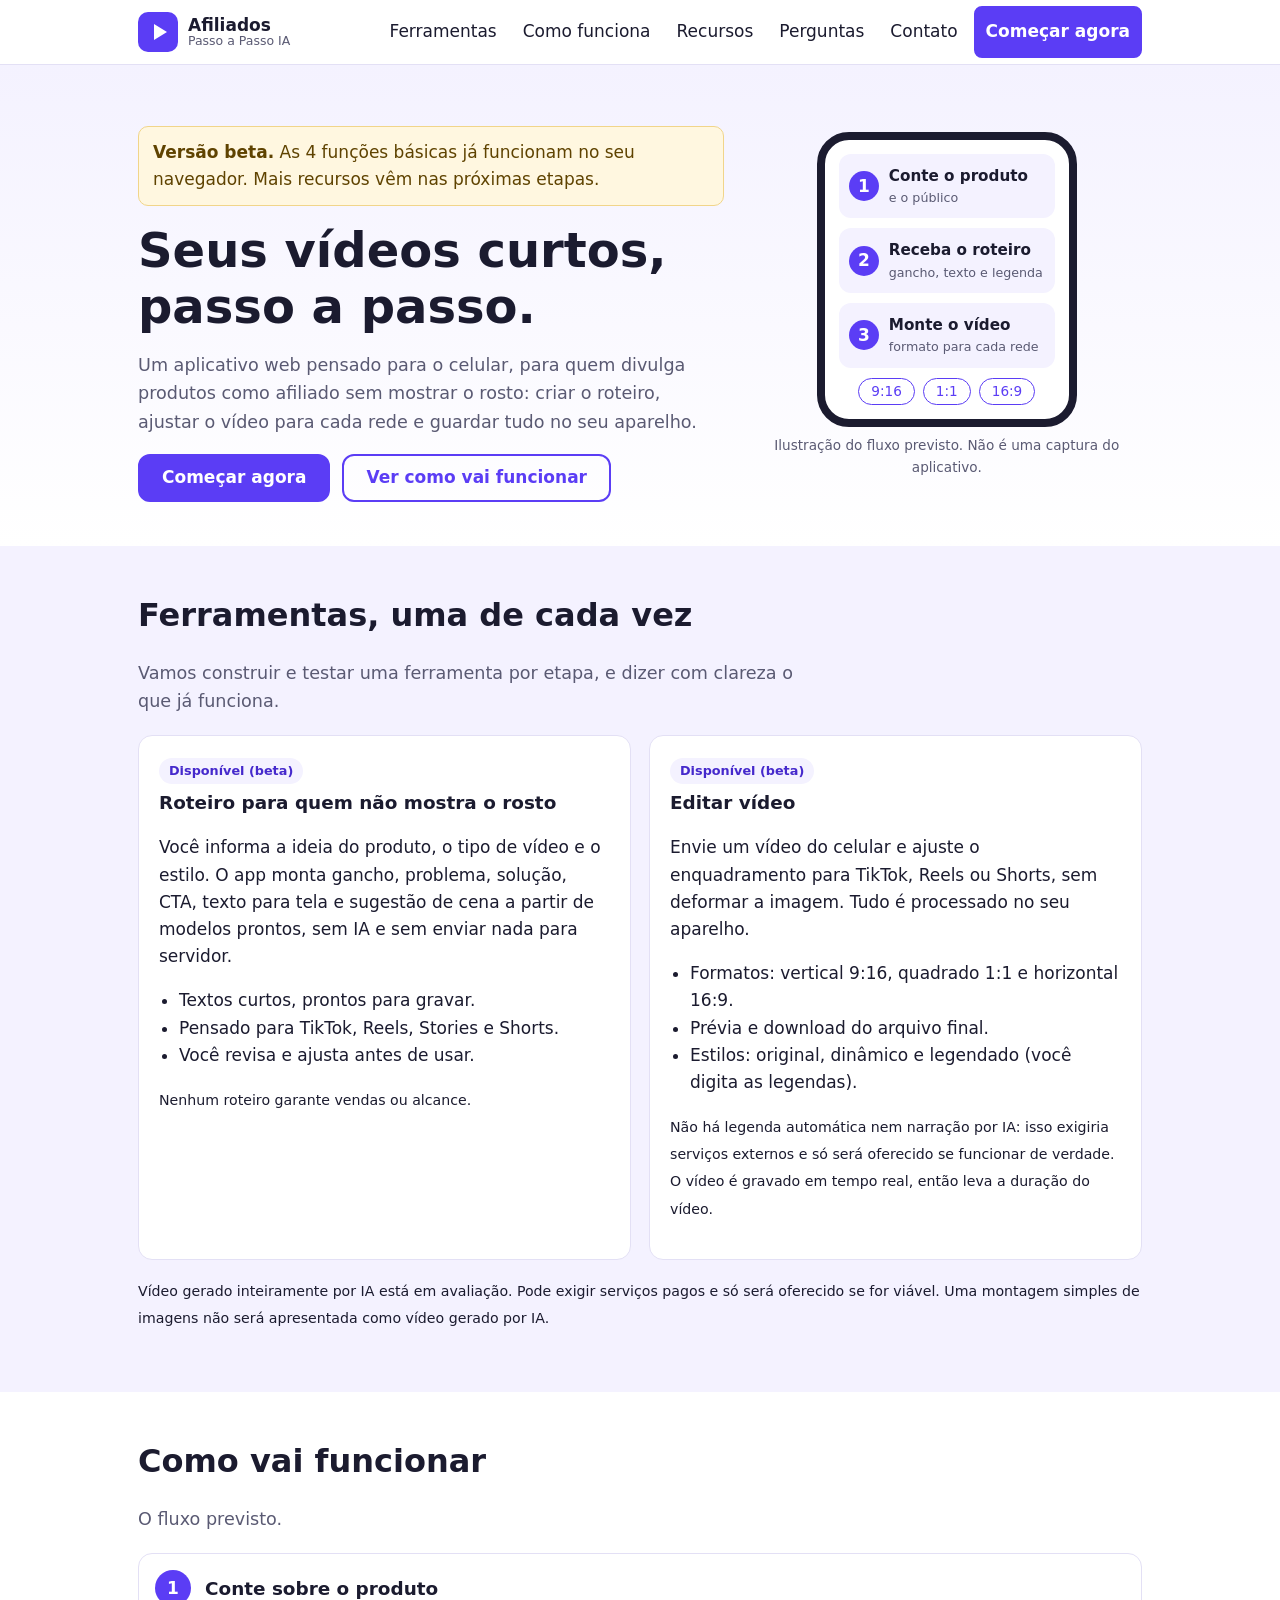
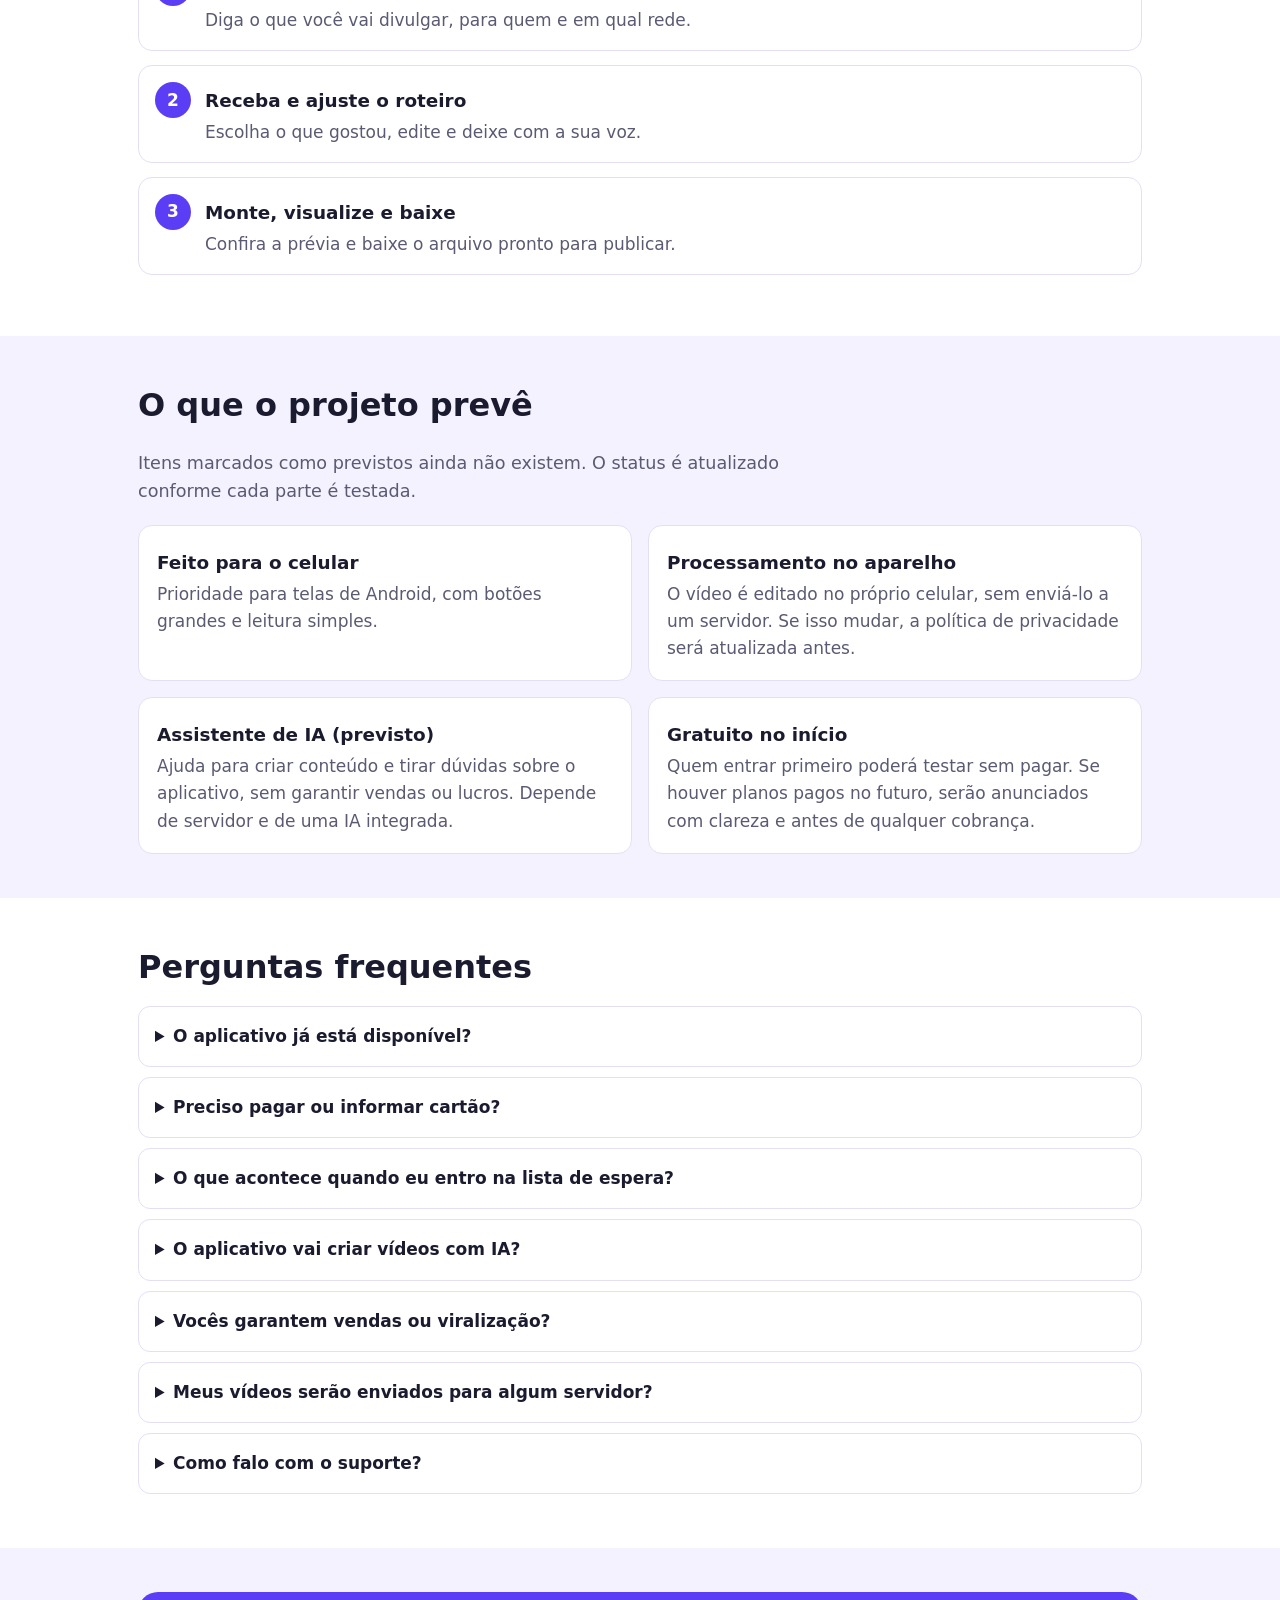
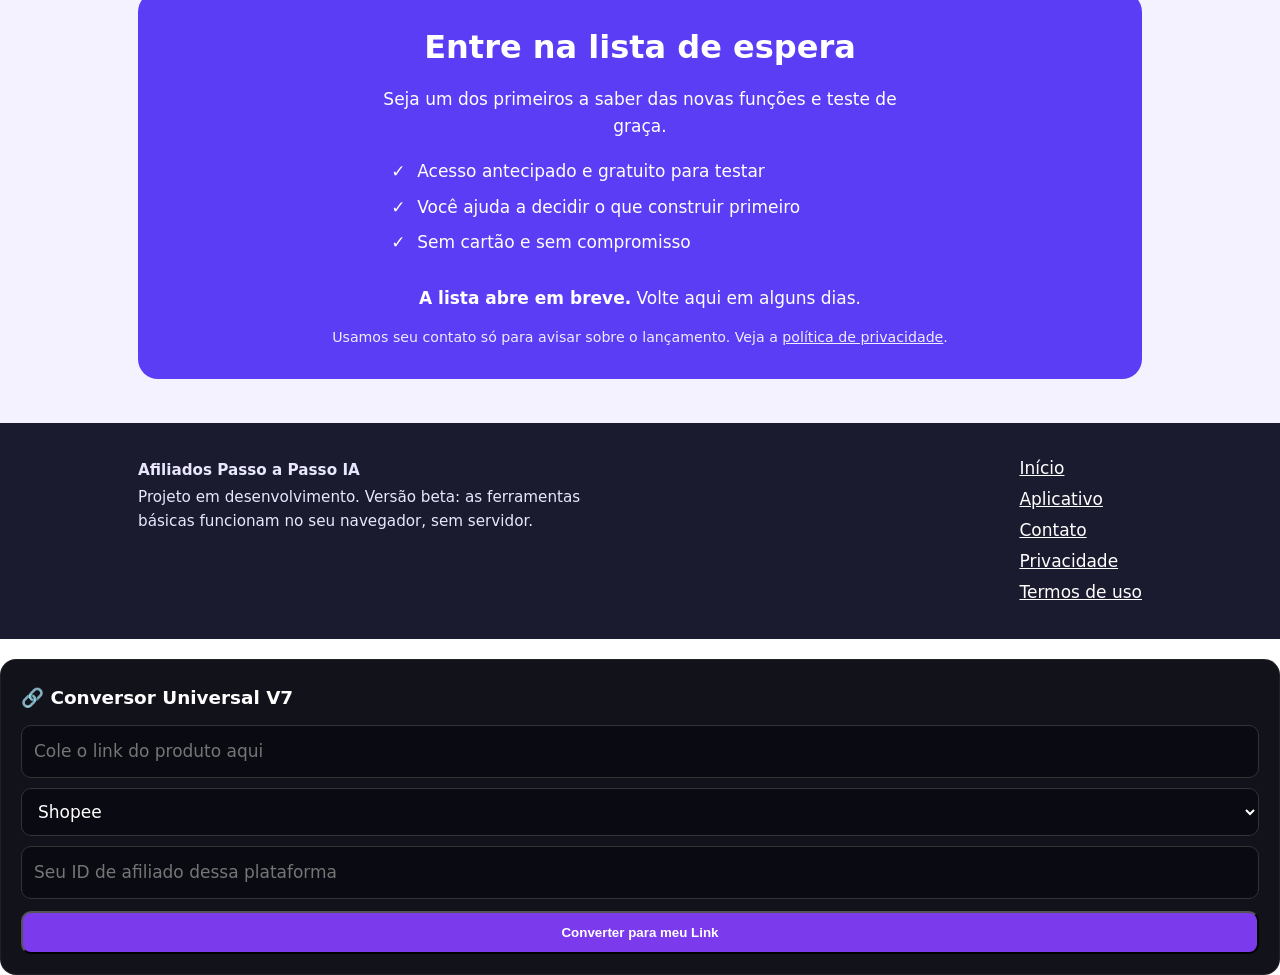
<file: index.html>
<!doctype html>
<html lang="pt-BR">
<head>
<meta charset="utf-8">
<meta name="viewport" content="width=device-width, initial-scale=1">
<title>Afiliados Passo a Passo IA — vídeos curtos para criadores e afiliados</title>
<meta name="description" content="Projeto de aplicativo web para afiliados criarem roteiros e vídeos curtos para TikTok, Instagram e YouTube Shorts. Em desenvolvimento. Entre na lista de espera.">
<meta name="theme-color" content="#5B3DF5">
<meta property="og:title" content="Afiliados Passo a Passo IA — vídeos curtos para criadores e afiliados">
<meta property="og:description" content="Projeto de aplicativo web para afiliados criarem roteiros e vídeos curtos. Em desenvolvimento. Entre na lista de espera.">
<meta property="og:type" content="website">
<link rel="icon" href="favicon.svg" type="image/svg+xml">
<!-- PIXEL_FACEBOOK_AQUI
     Espaço reservado para o Pixel do Facebook (Meta Pixel). Está desativado de propósito.
     Para ativar: cole o código do seu Pixel aqui. ANTES, atualize a página de privacidade
     e peça consentimento do visitante (LGPD). Veja o README.
-->
<link rel="stylesheet" href="styles.css">
</head>
<body>
<a class="skip" href="#conteudo">Pular para o conteúdo</a>
<header class="site"><div class="wrap bar">
<a class="brand" href="index.html" aria-label="Afiliados Passo a Passo IA — página inicial"><img src="logo-mark.svg" alt="" width="40" height="40"><span>Afiliados<small>Passo a Passo IA</small></span></a>
<button class="menu-btn" aria-expanded="false" aria-controls="menu">Menu</button>
<nav id="menu" aria-label="Principal">
<a href="index.html#ferramentas">Ferramentas</a>
<a href="index.html#como-funciona">Como funciona</a>
<a href="index.html#recursos">Recursos</a>
<a href="index.html#faq">Perguntas</a>
<a href="contato.html">Contato</a>
<a class="btn" href="app.html">Começar agora</a>
</nav></div></header>
<main id="conteudo">

<section class="hero"><div class="wrap">
<div>
<p class="notice"><strong>Versão beta.</strong> As 4 funções básicas já funcionam no seu navegador. Mais recursos vêm nas próximas etapas.</p>
<h1>Seus vídeos curtos, passo a passo.</h1>
<p class="lead">Um aplicativo web pensado para o celular, para quem divulga produtos como afiliado sem mostrar o rosto: criar o roteiro, ajustar o vídeo para cada rede e guardar tudo no seu aparelho.</p>
<div class="row">
<a class="btn" href="app.html">Começar agora</a>
<a class="btn ghost" href="#como-funciona">Ver como vai funcionar</a>
</div>
</div>
<figure>
<div class="phone" aria-hidden="true"><div class="screen">
<div class="step-row"><b>1</b><span>Conte o produto<small>e o público</small></span></div>
<div class="step-row"><b>2</b><span>Receba o roteiro<small>gancho, texto e legenda</small></span></div>
<div class="step-row"><b>3</b><span>Monte o vídeo<small>formato para cada rede</small></span></div>
<div class="chips"><i>9:16</i><i>1:1</i><i>16:9</i></div>
</div></div>
<figcaption>Ilustração do fluxo previsto. Não é uma captura do aplicativo.</figcaption>
</figure>
</div></section>

<section id="ferramentas"><div class="wrap">
<h2>Ferramentas, uma de cada vez</h2>
<p class="lead">Vamos construir e testar uma ferramenta por etapa, e dizer com clareza o que já funciona.</p>
<div class="tools">
<article class="card">
<span class="tag">Disponível (beta)</span>
<h3>Roteiro para quem não mostra o rosto</h3>
<p>Você informa a ideia do produto, o tipo de vídeo e o estilo. O app monta gancho, problema, solução, CTA, texto para tela e sugestão de cena a partir de modelos prontos, sem IA e sem enviar nada para servidor.</p>
<ul>
<li>Textos curtos, prontos para gravar.</li>
<li>Pensado para TikTok, Reels, Stories e Shorts.</li>
<li>Você revisa e ajusta antes de usar.</li>
</ul>
<p><small>Nenhum roteiro garante vendas ou alcance.</small></p>
</article>
<article class="card">
<span class="tag">Disponível (beta)</span>
<h3>Editar vídeo</h3>
<p>Envie um vídeo do celular e ajuste o enquadramento para TikTok, Reels ou Shorts, sem deformar a imagem. Tudo é processado no seu aparelho.</p>
<ul>
<li>Formatos: vertical 9:16, quadrado 1:1 e horizontal 16:9.</li>
<li>Prévia e download do arquivo final.</li>
<li>Estilos: original, dinâmico e legendado (você digita as legendas).</li>
</ul>
<p><small>Não há legenda automática nem narração por IA: isso exigiria serviços externos e só será oferecido se funcionar de verdade. O vídeo é gravado em tempo real, então leva a duração do vídeo.</small></p>
</article>
</div>
<p><small>Vídeo gerado inteiramente por IA está em avaliação. Pode exigir serviços pagos e só será oferecido se for viável. Uma montagem simples de imagens não será apresentada como vídeo gerado por IA.</small></p>
</div></section>

<section id="como-funciona"><div class="wrap">
<h2>Como vai funcionar</h2>
<p class="lead">O fluxo previsto.</p>
<ol class="steps">
<li><div><h3>Conte sobre o produto</h3><p>Diga o que você vai divulgar, para quem e em qual rede.</p></div></li>
<li><div><h3>Receba e ajuste o roteiro</h3><p>Escolha o que gostou, edite e deixe com a sua voz.</p></div></li>
<li><div><h3>Monte, visualize e baixe</h3><p>Confira a prévia e baixe o arquivo pronto para publicar.</p></div></li>
</ol>
</div></section>

<section id="recursos"><div class="wrap">
<h2>O que o projeto prevê</h2>
<p class="lead">Itens marcados como previstos ainda não existem. O status é atualizado conforme cada parte é testada.</p>
<div class="feat">
<div><h3>Feito para o celular</h3><p>Prioridade para telas de Android, com botões grandes e leitura simples.</p></div>
<div><h3>Processamento no aparelho</h3><p>O vídeo é editado no próprio celular, sem enviá-lo a um servidor. Se isso mudar, a política de privacidade será atualizada antes.</p></div>
<div><h3>Assistente de IA (previsto)</h3><p>Ajuda para criar conteúdo e tirar dúvidas sobre o aplicativo, sem garantir vendas ou lucros. Depende de servidor e de uma IA integrada.</p></div>
<div><h3>Gratuito no início</h3><p>Quem entrar primeiro poderá testar sem pagar. Se houver planos pagos no futuro, serão anunciados com clareza e antes de qualquer cobrança.</p></div>
</div></div></section>

<section id="faq"><div class="wrap">
<h2>Perguntas frequentes</h2>
<details><summary>O aplicativo já está disponível?</summary><p>Em versão beta: edição de vídeo, roteiro, histórico e suporte já funcionam no navegador, sem servidor. Ainda não há contas, IA nem pagamentos.</p></details>
<details><summary>Preciso pagar ou informar cartão?</summary><p>Não. Nesta fase não existe cobrança, plano pago nem pedido de dados de pagamento.</p></details>
<details><summary>O que acontece quando eu entro na lista de espera?</summary><p>Você deixa seu contato e, quando houver novas funções, avisamos você primeiro. Usaremos seu contato só para isso.</p></details>
<details><summary>O aplicativo vai criar vídeos com IA?</summary><p>Hoje não: o roteiro vem de modelos prontos e a edição é feita no navegador. Vídeo gerado por IA está em avaliação e só será oferecido se funcionar de verdade e for viável manter.</p></details>
<details><summary>Vocês garantem vendas ou viralização?</summary><p>Não. Nenhuma ferramenta ou conteúdo deste projeto garante vendas, lucro ou alcance.</p></details>
<details><summary>Meus vídeos serão enviados para algum servidor?</summary><p>Não. Na versão atual o vídeo é processado no seu aparelho e o histórico fica salvo só no seu navegador.</p></details>
<details><summary>Como falo com o suporte?</summary><p>Pela página de <a href="contato.html">contato</a>. O envio de mensagens ainda não está ativo; a página informa isso.</p></details>
</div></section>

<section id="lista-de-espera"><div class="wrap"><div class="cta">
<h2>Entre na lista de espera</h2>
<p>Seja um dos primeiros a saber das novas funções e teste de graça.</p>
<ul class="perks">
<li>Acesso antecipado e gratuito para testar</li>
<li>Você ajuda a decidir o que construir primeiro</li>
<li>Sem cartão e sem compromisso</li>
</ul>
<div class="row" style="justify-content:center">
<a class="btn" data-waitlist href="#lista-de-espera" hidden>Entrar na lista</a>
<a class="btn ghost" data-whatsapp href="#lista-de-espera" hidden>Chamar no WhatsApp</a>
</div>
<p id="waitlist-soon"><strong>A lista abre em breve.</strong> Volte aqui em alguns dias.</p>
<small>Usamos seu contato só para avisar sobre o lançamento. Veja a <a href="privacidade.html" style="color:#fff">política de privacidade</a>.</small>
</div></div></section>
</main>
<footer class="site"><div class="wrap">
<div><p><strong>Afiliados Passo a Passo IA</strong></p>
<p>Projeto em desenvolvimento. Versão beta: as ferramentas básicas funcionam no seu navegador, sem servidor.</p></div>
<ul aria-label="Links do rodapé">
<li><a href="index.html">Início</a></li>
<li><a href="app.html">Aplicativo</a></li>
<li><a href="contato.html">Contato</a></li>
<li><a href="privacidade.html">Privacidade</a></li>
<li><a href="termos.html">Termos de uso</a></li>
</ul></div></footer>
<script src="config.js"></script>
<script src="main.js"></script>
<div style="background:#12121a;border:1px solid rgba(255,255,255,0.06);border-radius:16px;padding:20px;margin-top:20px;">
  <h3 style="color:white;font-weight:bold;margin-bottom:12px;">🔗 Conversor Universal V7</h3>
  
  <input id="linkProd" placeholder="Cole o link do produto aqui" style="width:100%;padding:12px;border-radius:10px;background:#0a0a12;color:white;border:1px solid #333;margin-bottom:10px;">
  
  <select id="plataforma" style="width:100%;padding:12px;border-radius:10px;background:#0a0a12;color:white;border:1px solid #333;margin-bottom:10px;">
    <option value="shopee">Shopee</option>
    <option value="amazon">Amazon</option>
    <option value="ml">Mercado Livre</option>
    <option value="shein">Shein</option>
    <option value="magalu">Magalu</option>
    <option value="ali">Aliexpress</option>
    <option value="temu">Temu</option>
  </select>
  
  <input id="meuId" placeholder="Seu ID de afiliado dessa plataforma" style="width:100%;padding:12px;border-radius:10px;background:#0a0a12;color:white;border:1px solid #333;margin-bottom:12px;">
  
  <button onclick="converterLinkUniversal()" style="width:100%;padding:12px;background:#7c3aed;color:white;border-radius:10px;font-weight:bold;">Converter para meu Link</button>
  
  <div id="resultadoLink" style="margin-top:12px;padding:12
</body></html>
</file>
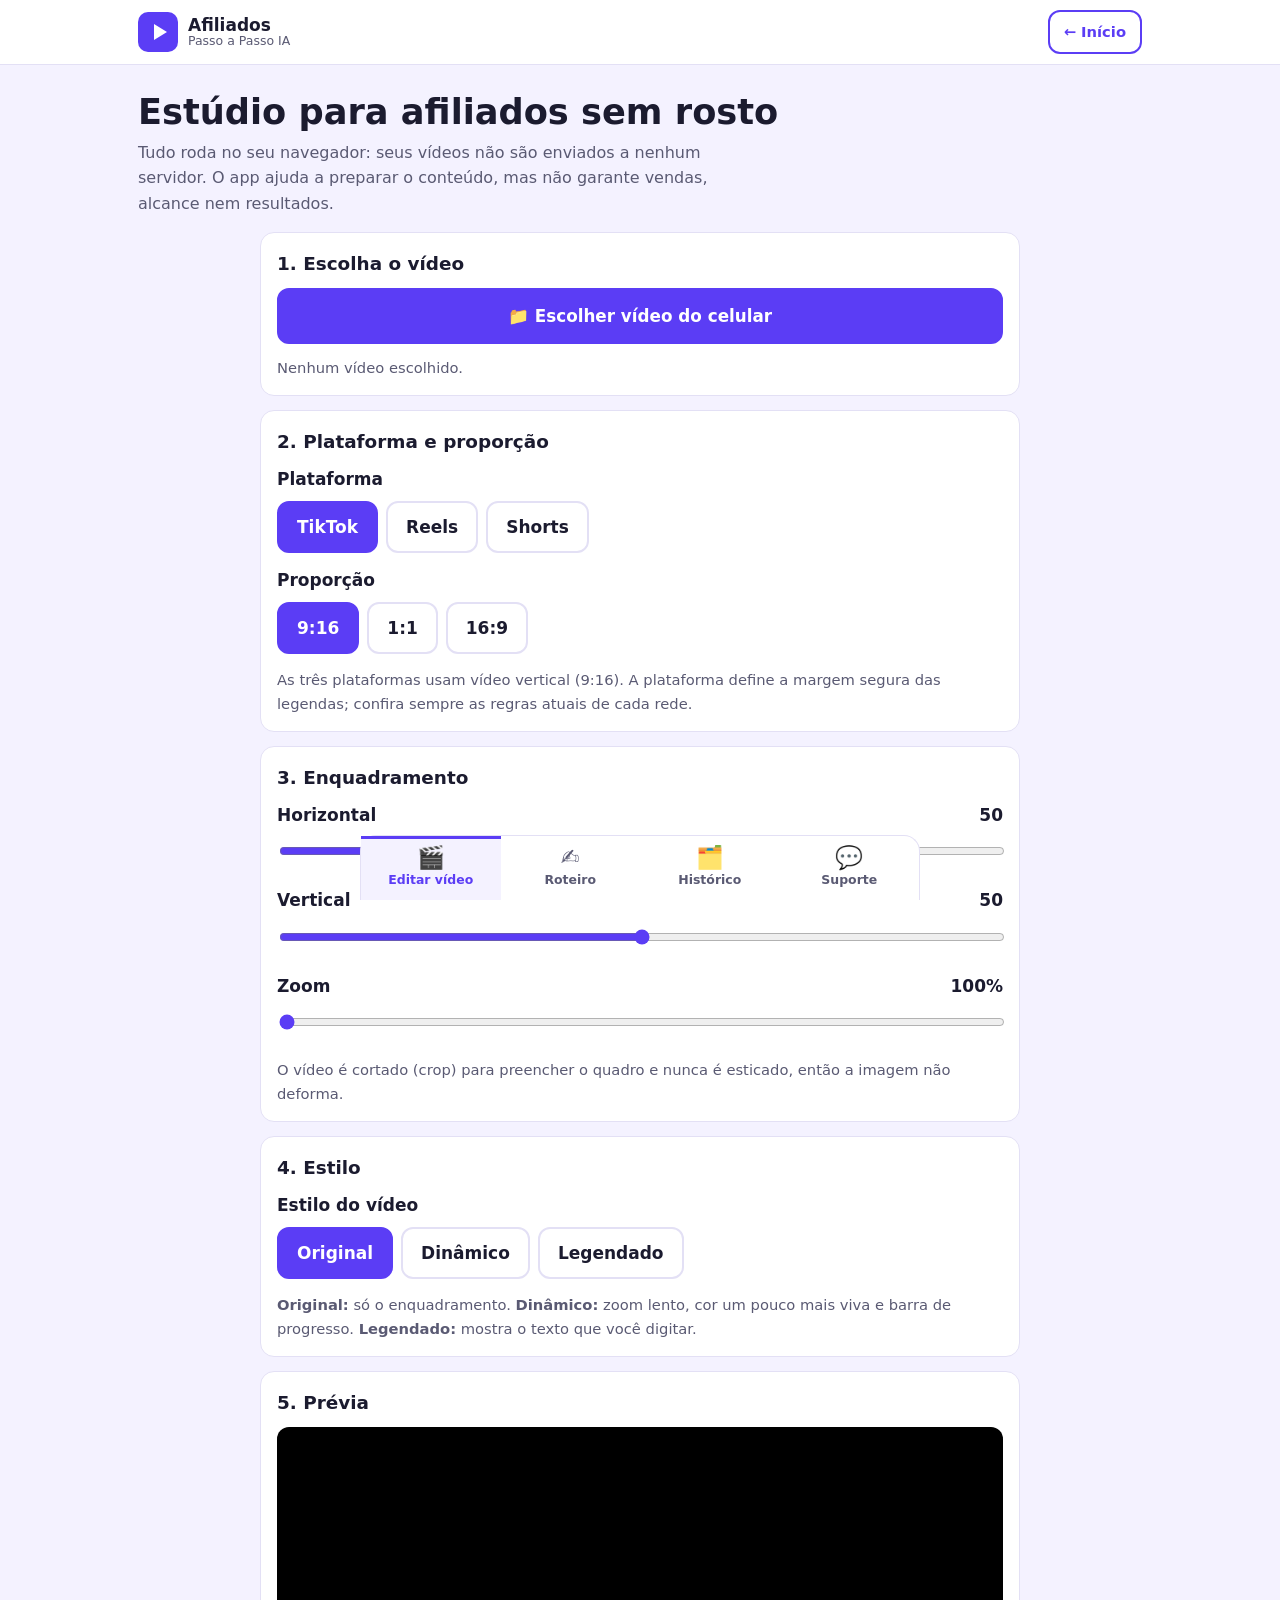
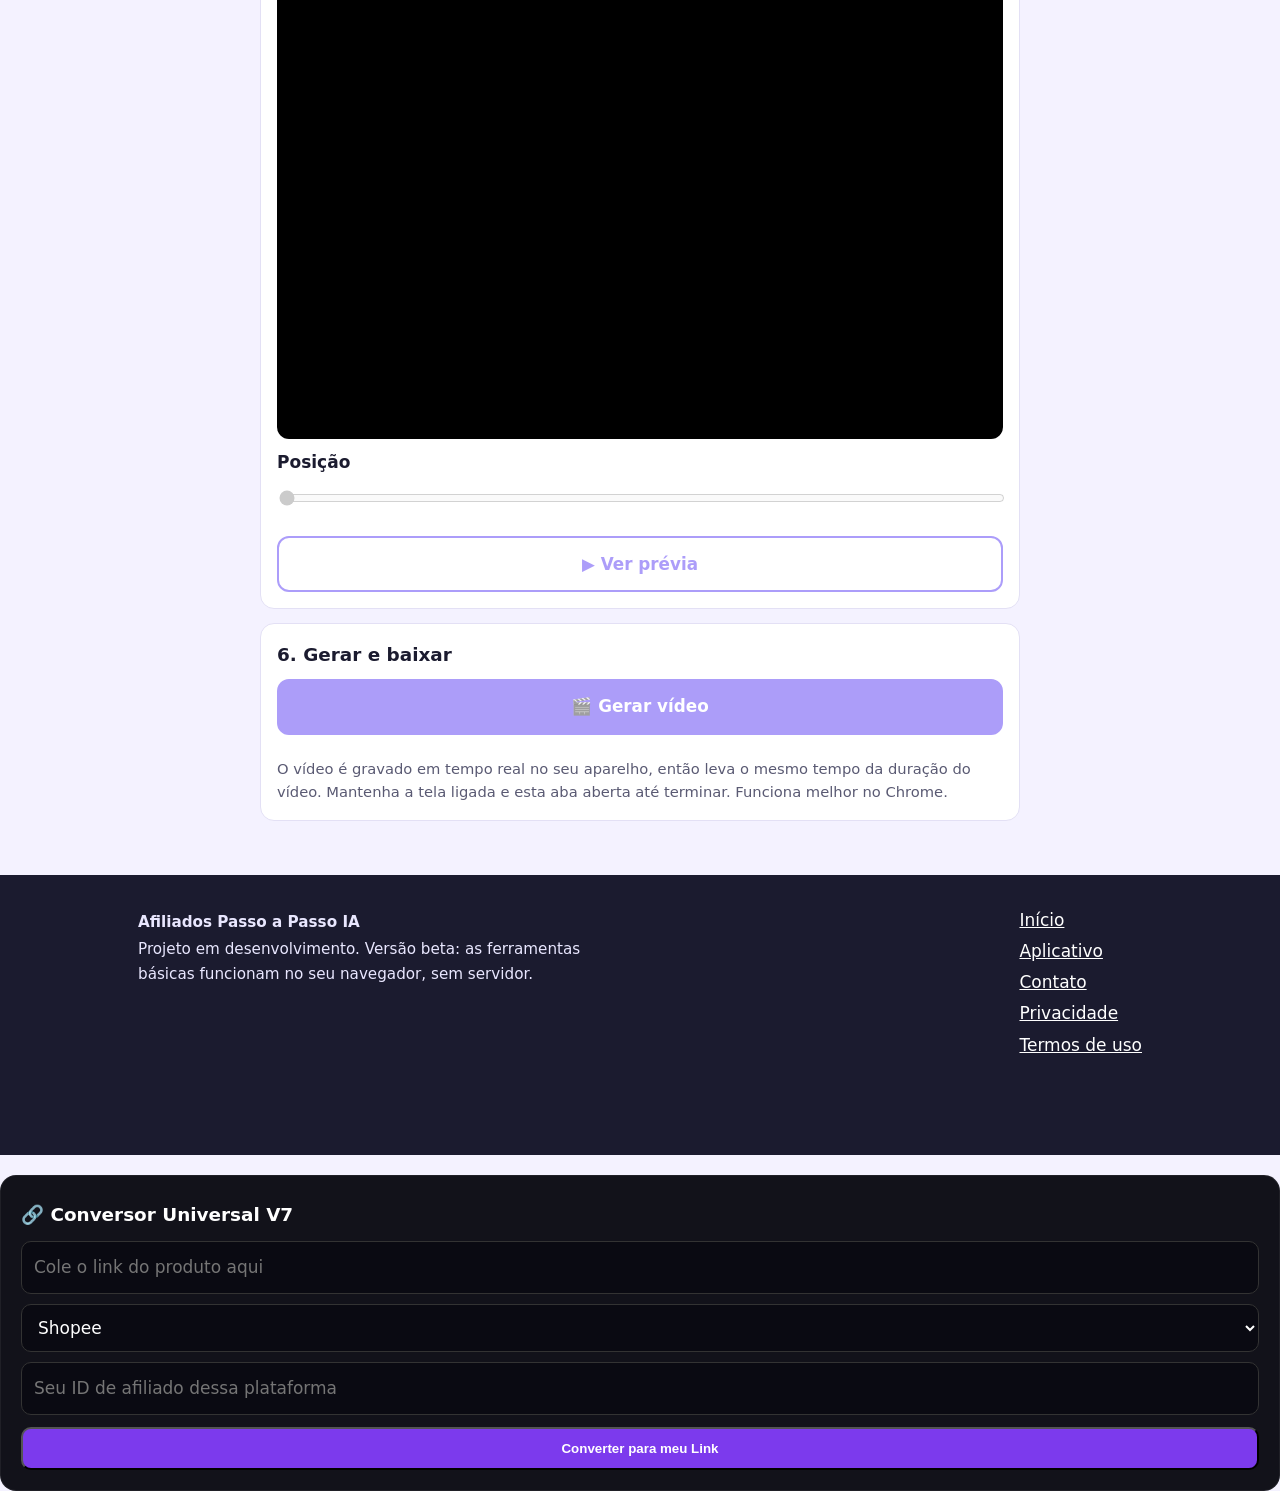
<file: app.html>
<!doctype html>
<html lang="pt-BR">
<head>
<meta charset="utf-8">
<meta name="viewport" content="width=device-width, initial-scale=1">
<title>Aplicativo — Afiliados Passo a Passo IA</title>
<meta name="description" content="Editor de vídeo, roteiro sem rosto, histórico e suporte. Funciona no navegador, sem servidor.">
<meta name="theme-color" content="#5B3DF5">
<link rel="icon" href="favicon.svg" type="image/svg+xml">
<!-- PIXEL_FACEBOOK_AQUI
     Espaço reservado para o Pixel do Facebook (Meta Pixel). Está desativado de propósito.
     Para ativar: cole o código do seu Pixel aqui. ANTES, atualize a página de privacidade
     e peça consentimento do visitante (LGPD). Veja o README.
-->
<link rel="stylesheet" href="styles.css">
<link rel="stylesheet" href="app.css">
</head>
<body class="app">
<a class="skip" href="#conteudo">Pular para o conteúdo</a>
<header class="site"><div class="wrap bar">
<a class="brand" href="index.html" aria-label="Afiliados Passo a Passo IA — página inicial"><img src="logo-mark.svg" alt="" width="40" height="40"><span>Afiliados<small>Passo a Passo IA</small></span></a>
<a class="btn ghost small" href="index.html" aria-label="Voltar para o início">← Início</a>
</div></header>

<main id="conteudo"><div class="wrap">
<h1>Estúdio para afiliados sem rosto</h1>
<p class="lead">Tudo roda no seu navegador: seus vídeos não são enviados a nenhum servidor. O app ajuda a preparar o conteúdo, mas não garante vendas, alcance nem resultados.</p>

<!-- ================= EDITAR VÍDEO ================= -->
<div class="panel" id="tab-editar" role="tabpanel" aria-labelledby="t-editar">
<div class="box">
<h2>1. Escolha o vídeo</h2>
<input class="file-input" id="fileIn" type="file" accept="video/*">
<label class="btn big full" for="fileIn">📁 Escolher vídeo do celular</label>
<p class="note" id="fileInfo">Nenhum vídeo escolhido.</p>
<video id="srcVideo" class="hidden-video" playsinline preload="auto"></video>
</div>

<div class="box">
<h2>2. Plataforma e proporção</h2>
<fieldset><legend>Plataforma</legend>
<div class="chips-row">
<label class="chip"><input type="radio" name="plat" value="tiktok" checked><span>TikTok</span></label>
<label class="chip"><input type="radio" name="plat" value="reels"><span>Reels</span></label>
<label class="chip"><input type="radio" name="plat" value="shorts"><span>Shorts</span></label>
</div></fieldset>
<fieldset><legend>Proporção</legend>
<div class="chips-row">
<label class="chip"><input type="radio" name="ratio" value="9:16" checked><span>9:16</span></label>
<label class="chip"><input type="radio" name="ratio" value="1:1"><span>1:1</span></label>
<label class="chip"><input type="radio" name="ratio" value="16:9"><span>16:9</span></label>
</div></fieldset>
<p class="note">As três plataformas usam vídeo vertical (9:16). A plataforma define a margem segura das legendas; confira sempre as regras atuais de cada rede.</p>
</div>

<div class="box">
<h2>3. Enquadramento</h2>
<div class="slider"><label for="fx">Horizontal <output id="fxo">50</output></label><input id="fx" type="range" min="0" max="100" value="50"></div>
<div class="slider"><label for="fy">Vertical <output id="fyo">50</output></label><input id="fy" type="range" min="0" max="100" value="50"></div>
<div class="slider"><label for="zoom">Zoom <output id="zo">100%</output></label><input id="zoom" type="range" min="100" max="200" step="5" value="100"></div>
<p class="note">O vídeo é cortado (crop) para preencher o quadro e nunca é esticado, então a imagem não deforma.</p>
</div>

<div class="box">
<h2>4. Estilo</h2>
<fieldset><legend>Estilo do vídeo</legend>
<div class="chips-row">
<label class="chip"><input type="radio" name="style" value="original" checked><span>Original</span></label>
<label class="chip"><input type="radio" name="style" value="dinamico"><span>Dinâmico</span></label>
<label class="chip"><input type="radio" name="style" value="legendado"><span>Legendado</span></label>
</div></fieldset>
<p class="note"><strong>Original:</strong> só o enquadramento. <strong>Dinâmico:</strong> zoom lento, cor um pouco mais viva e barra de progresso. <strong>Legendado:</strong> mostra o texto que você digitar.</p>
<div id="capsBox" hidden>
<label for="caps">Legendas (uma linha por trecho)</label>
<textarea id="caps" class="tall" maxlength="1200" placeholder="Ex.:&#10;Olha esse achado&#10;Cabe na bolsa&#10;Link na bio"></textarea>
<p class="note">Não há legenda automática (isso exigiria um serviço externo). As linhas são distribuídas em partes iguais ao longo do vídeo. Dica: use o “Texto para tela” do roteiro.</p>
</div>
</div>

<div class="box">
<h2>5. Prévia</h2>
<div class="stage"><canvas id="pv" width="360" height="640" aria-label="Prévia do vídeo editado"></canvas></div>
<div class="slider" style="margin-top:10px"><label for="seek">Posição</label><input id="seek" type="range" min="0" max="1" step="0.01" value="0" disabled></div>
<div class="btns"><button class="btn ghost big" id="btnPlay" type="button" disabled>▶ Ver prévia</button></div>
</div>

<div class="box">
<h2>6. Gerar e baixar</h2>
<button class="btn big full" id="btnGen" type="button" disabled>🎬 Gerar vídeo</button>
<progress id="prog" max="100" value="0" hidden></progress>
<div class="btns"><button class="btn danger small" id="btnCancel" type="button" hidden>Cancelar</button></div>
<p class="status" id="genStatus" role="status" aria-live="polite"></p>
<p class="note">O vídeo é gravado em tempo real no seu aparelho, então leva o mesmo tempo da duração do vídeo. Mantenha a tela ligada e esta aba aberta até terminar. Funciona melhor no Chrome.</p>
<div class="result" id="result" hidden>
<video id="outVideo" controls playsinline></video>
<div class="btns"><a class="btn big" id="btnDownload" href="#" download>⬇ Baixar vídeo</a></div>
<p class="note" id="fmtNote"></p>
</div>
</div>
</div>

<!-- ================= CRIAR ROTEIRO ================= -->
<div class="panel" id="tab-roteiro" role="tabpanel" aria-labelledby="t-roteiro" hidden>
<div class="box">
<h2>Criar do zero, sem rosto</h2>
<p class="note" style="margin-top:0">O roteiro é montado a partir de modelos prontos, <strong>sem IA</strong> e sem enviar nada para servidor. Troque os trechos [entre colchetes] por informações reais sobre o produto.</p>
<form id="rot-form" novalidate>
<div>
<label for="produto">Ideia do produto</label>
<textarea id="produto" class="tall" maxlength="120" aria-describedby="produto-err produto-hint" required placeholder="Ex.: garrafa térmica de 1 litro"></textarea>
<p class="note" id="produto-hint">Escreva o nome do produto ou o benefício principal, em poucas palavras.</p>
<p class="err-msg" id="produto-err"></p>
</div>
<fieldset><legend>Tipo</legend>
<div class="chips-row">
<label class="chip"><input type="radio" name="tipo" value="review" checked><span>Review</span></label>
<label class="chip"><input type="radio" name="tipo" value="venda"><span>Venda</span></label>
<label class="chip"><input type="radio" name="tipo" value="informativo"><span>Informativo</span></label>
</div></fieldset>
<fieldset><legend>Estilo</legend>
<div class="chips-row">
<label class="chip"><input type="radio" name="rstyle" value="ugc" checked><span>UGC sem rosto</span></label>
<label class="chip"><input type="radio" name="rstyle" value="produto"><span>Produto</span></label>
<label class="chip"><input type="radio" name="rstyle" value="textotela"><span>Texto na tela</span></label>
</div></fieldset>
<button class="btn big full" type="submit">✍️ Gerar roteiro</button>
</form>
</div>
<div id="rotOut"></div>
<p class="status" id="rotStatus" role="status" aria-live="polite"></p>
</div>

<!-- ================= HISTÓRICO ================= -->
<div class="panel" id="tab-historico" role="tabpanel" aria-labelledby="t-historico" hidden>
<div class="box">
<h2>Histórico</h2>
<p class="note" style="margin-top:0">Tudo fica salvo só neste aparelho e neste navegador. Se você limpar os dados do navegador, o histórico some. Nada é enviado para servidor.</p>
<div class="btns"><button class="btn danger small" id="btnClear" type="button">Apagar todo o histórico</button></div>
<p class="status" id="histStatus" role="status" aria-live="polite"></p>
</div>
<div id="histBox"></div>
</div>

<!-- ================= SUPORTE ================= -->
<div class="panel" id="tab-suporte" role="tabpanel" aria-labelledby="t-suporte" hidden>
<div class="box">
<h2>Suporte</h2>
<p class="draft">Aviso honesto: o envio de mensagens ainda não está configurado. Por enquanto sua mensagem fica salva só neste aparelho (aba Histórico) e poderá ser enviada quando o suporte for configurado.</p>
<form id="sup-form" novalidate>
<div><label for="s-email">E-mail para resposta</label><input id="s-email" name="email" type="email" autocomplete="email" inputmode="email" aria-describedby="s-email-err" required><p class="err-msg" id="s-email-err"></p></div>
<div><label for="s-cat">Categoria</label>
<select id="s-cat" name="categoria" aria-describedby="s-cat-err" required><option value="">Escolha uma categoria</option><option>Dúvida</option><option>Problema técnico</option><option>Sugestão</option><option>Privacidade e dados</option><option>Outro assunto</option></select><p class="err-msg" id="s-cat-err"></p></div>
<div><label for="s-ass">Assunto</label><input id="s-ass" name="assunto" maxlength="120" aria-describedby="s-ass-err" required><p class="err-msg" id="s-ass-err"></p></div>
<div><label for="s-msg">Mensagem</label><textarea id="s-msg" name="mensagem" maxlength="3000" aria-describedby="s-msg-err" required></textarea><p class="err-msg" id="s-msg-err"></p></div>
<div class="hp" aria-hidden="true"><label for="s-web">Não preencha este campo</label><input id="s-web" name="website" tabindex="-1" autocomplete="off"></div>
<button class="btn big full" type="submit">Enviar mensagem</button>
<p class="status" id="supStatus" role="status" aria-live="polite"></p>
</form>
</div>
</div>

</div></main>

<footer class="site"><div class="wrap">
<div><p><strong>Afiliados Passo a Passo IA</strong></p>
<p>Projeto em desenvolvimento. Versão beta: as ferramentas básicas funcionam no seu navegador, sem servidor.</p></div>
<ul aria-label="Links do rodapé">
<li><a href="index.html">Início</a></li>
<li><a href="app.html">Aplicativo</a></li>
<li><a href="contato.html">Contato</a></li>
<li><a href="privacidade.html">Privacidade</a></li>
<li><a href="termos.html">Termos de uso</a></li>
</ul></div></footer>

<nav class="tab-nav" role="tablist" aria-label="Funções do aplicativo">
<button type="button" role="tab" id="t-editar" aria-controls="tab-editar" aria-selected="true"><span class="ico" aria-hidden="true">🎬</span>Editar vídeo</button>
<button type="button" role="tab" id="t-roteiro" aria-controls="tab-roteiro" aria-selected="false" tabindex="-1"><span class="ico" aria-hidden="true">✍️</span>Roteiro</button>
<button type="button" role="tab" id="t-historico" aria-controls="tab-historico" aria-selected="false" tabindex="-1"><span class="ico" aria-hidden="true">🗂️</span>Histórico</button>
<button type="button" role="tab" id="t-suporte" aria-controls="tab-suporte" aria-selected="false" tabindex="-1"><span class="ico" aria-hidden="true">💬</span>Suporte</button>
</nav>

<script src="config.js"></script>
<script src="app.js"></script>
<div style="background:#12121a;border:1px solid rgba(255,255,255,0.06);border-radius:16px;padding:20px;margin-top:20px;">
  <h3 style="color:white;font-weight:bold;margin-bottom:12px;">🔗 Conversor Universal V7</h3>
  
  <input id="linkProd" placeholder="Cole o link do produto aqui" style="width:100%;padding:12px;border-radius:10px;background:#0a0a12;color:white;border:1px solid #333;margin-bottom:10px;">
  
  <select id="plataforma" style="width:100%;padding:12px;border-radius:10px;background:#0a0a12;color:white;border:1px solid #333;margin-bottom:10px;">
    <option value="shopee">Shopee</option>
    <option value="amazon">Amazon</option>
    <option value="ml">Mercado Livre</option>
    <option value="shein">Shein</option>
    <option value="magalu">Magalu</option>
    <option value="ali">Aliexpress</option>
    <option value="temu">Temu</option>
  </select>
  
  <input id="meuId" placeholder="Seu ID de afiliado dessa plataforma" style="width:100%;padding:12px;border-radius:10px;background:#0a0a12;color:white;border:1px solid #333;margin-bottom:12px;">
  
  <button onclick="converterLinkUniversal()" style="width:100%;padding:12px;background:#7c3aed;color:white;border-radius:10px;font-weight:bold;">Converter para meu Link</button>
  
  <div id="resultadoLink" style="margin-top:12px;padding:12
</body></html>
</file>
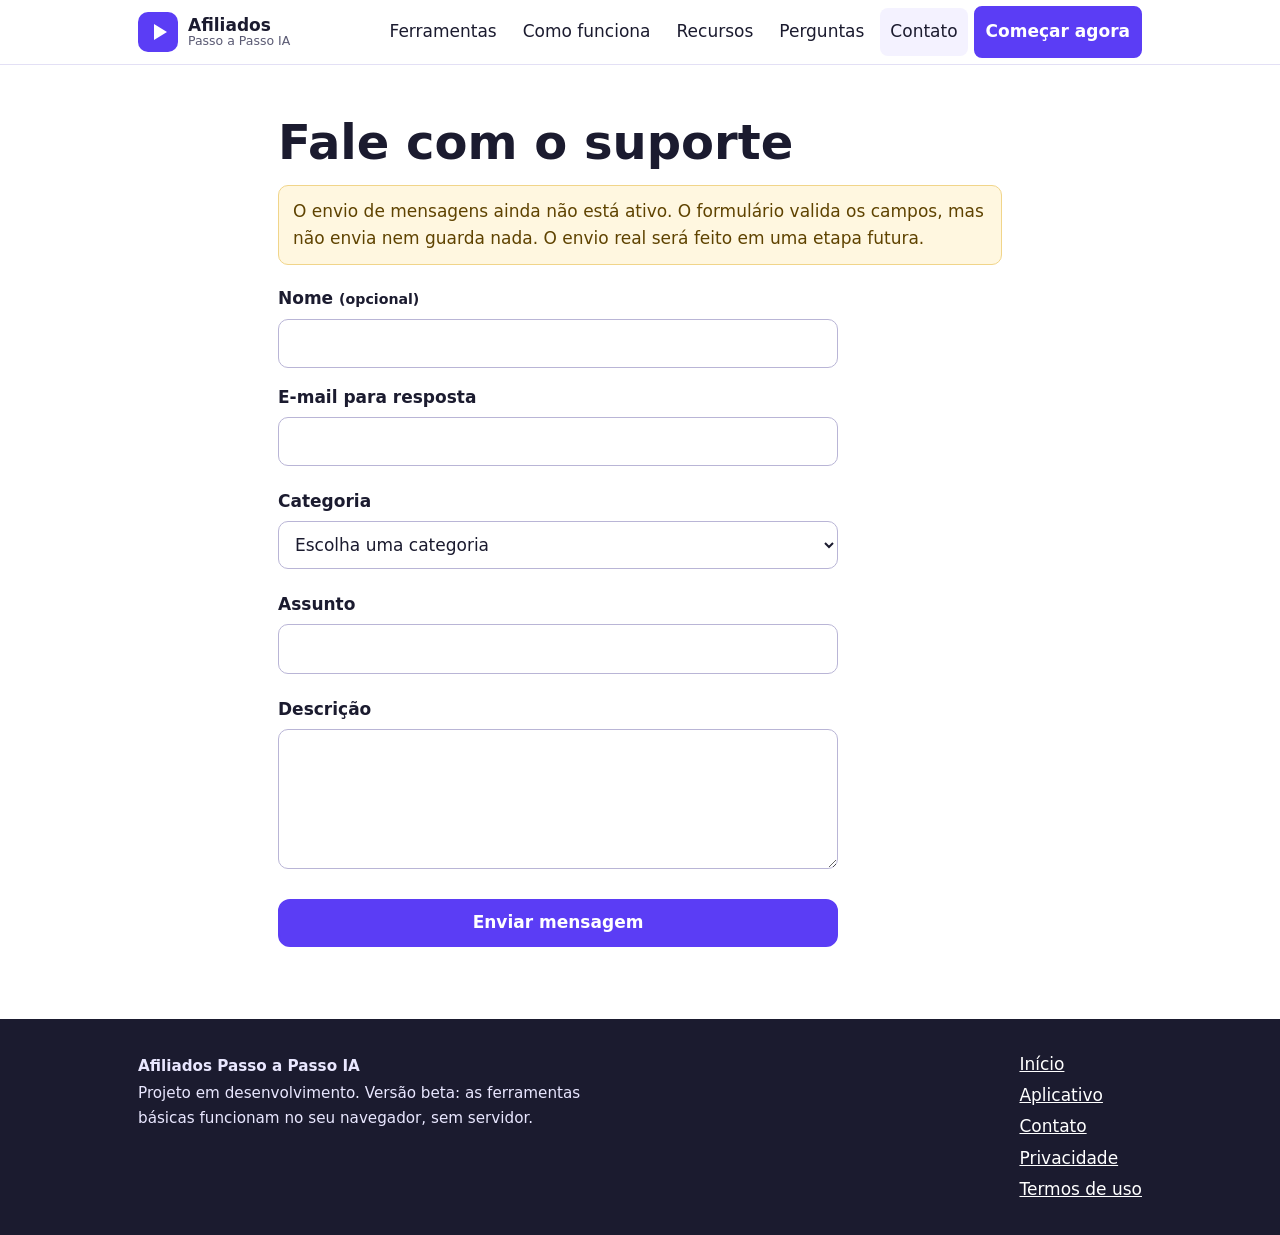
<file: contato.html>
<!doctype html>
<html lang="pt-BR">
<head>
<meta charset="utf-8">
<meta name="viewport" content="width=device-width, initial-scale=1">
<title>Fale com o suporte — Afiliados Passo a Passo IA</title>
<meta name="description" content="Página de contato e suporte do Afiliados Passo a Passo IA.">
<meta name="theme-color" content="#5B3DF5">
<meta property="og:title" content="Fale com o suporte — Afiliados Passo a Passo IA">
<meta property="og:description" content="Página de contato e suporte do Afiliados Passo a Passo IA.">
<meta property="og:type" content="website">
<link rel="icon" href="favicon.svg" type="image/svg+xml">
<!-- PIXEL_FACEBOOK_AQUI
     Espaço reservado para o Pixel do Facebook (Meta Pixel). Está desativado de propósito.
     Para ativar: cole o código do seu Pixel aqui. ANTES, atualize a página de privacidade
     e peça consentimento do visitante (LGPD). Veja o README.
-->
<link rel="stylesheet" href="styles.css">
</head>
<body>
<a class="skip" href="#conteudo">Pular para o conteúdo</a>
<header class="site"><div class="wrap bar">
<a class="brand" href="index.html" aria-label="Afiliados Passo a Passo IA — página inicial"><img src="logo-mark.svg" alt="" width="40" height="40"><span>Afiliados<small>Passo a Passo IA</small></span></a>
<button class="menu-btn" aria-expanded="false" aria-controls="menu">Menu</button>
<nav id="menu" aria-label="Principal">
<a href="index.html#ferramentas">Ferramentas</a>
<a href="index.html#como-funciona">Como funciona</a>
<a href="index.html#recursos">Recursos</a>
<a href="index.html#faq">Perguntas</a>
<a href="contato.html" aria-current="page">Contato</a>
<a class="btn" href="app.html">Começar agora</a>
</nav></div></header>
<main id="conteudo">

<section class="page"><div class="wrap">
<h1>Fale com o suporte</h1>
<p class="draft">O envio de mensagens ainda não está ativo. O formulário valida os campos, mas não envia nem guarda nada. O envio real será feito em uma etapa futura.</p>
<form id="support-form" novalidate>
<div><label for="nome">Nome <small>(opcional)</small></label><input id="nome" name="nome" autocomplete="name"></div>
<div><label for="email">E-mail para resposta</label><input id="email" name="email" type="email" autocomplete="email" inputmode="email" aria-describedby="email-err" required><p class="err-msg" id="email-err"></p></div>
<div><label for="categoria">Categoria</label>
<select id="categoria" name="categoria" aria-describedby="categoria-err" required>
<option value="">Escolha uma categoria</option><option>Dúvida sobre o projeto</option><option>Problema técnico</option><option>Sugestão</option><option>Privacidade e dados</option><option>Outro assunto</option></select><p class="err-msg" id="categoria-err"></p></div>
<div><label for="assunto">Assunto</label><input id="assunto" name="assunto" maxlength="120" aria-describedby="assunto-err" required><p class="err-msg" id="assunto-err"></p></div>
<div><label for="mensagem">Descrição</label><textarea id="mensagem" name="mensagem" maxlength="3000" aria-describedby="mensagem-err" required></textarea><p class="err-msg" id="mensagem-err"></p></div>
<div class="hp" aria-hidden="true"><label for="website">Não preencha este campo</label><input id="website" name="website" tabindex="-1" autocomplete="off"></div>
<button class="btn" type="submit">Enviar mensagem</button>
<div id="form-status" class="form-status" role="status" aria-live="polite"></div>
</form>
</div></section>
</main>
<footer class="site"><div class="wrap">
<div><p><strong>Afiliados Passo a Passo IA</strong></p>
<p>Projeto em desenvolvimento. Versão beta: as ferramentas básicas funcionam no seu navegador, sem servidor.</p></div>
<ul aria-label="Links do rodapé">
<li><a href="index.html">Início</a></li>
<li><a href="app.html">Aplicativo</a></li>
<li><a href="contato.html">Contato</a></li>
<li><a href="privacidade.html">Privacidade</a></li>
<li><a href="termos.html">Termos de uso</a></li>
</ul></div></footer>
<script src="config.js"></script>
<script src="main.js"></script>
</body></html>
</file>
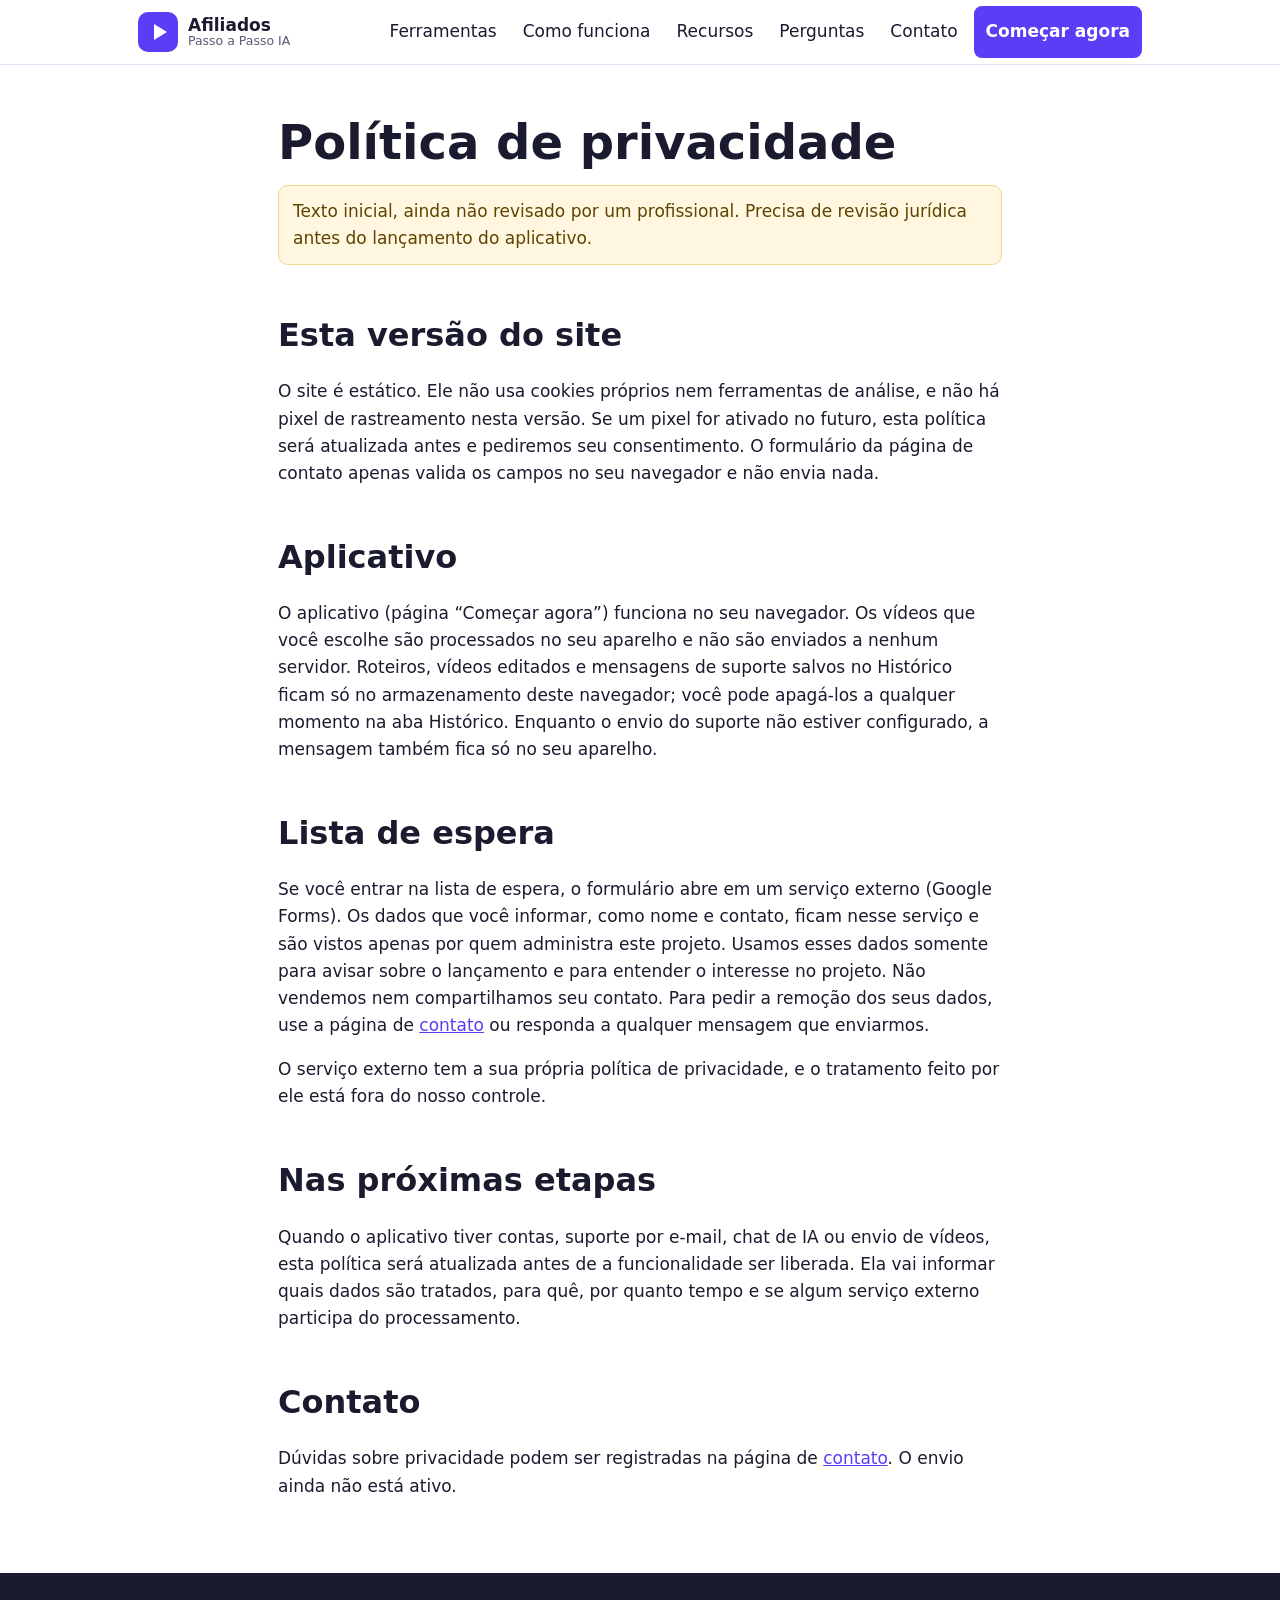
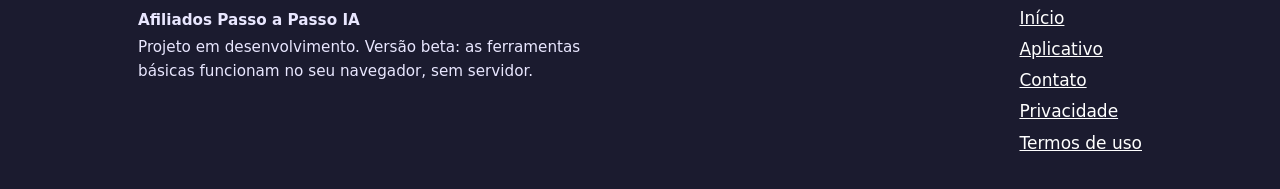
<file: privacidade.html>
<!doctype html>
<html lang="pt-BR">
<head>
<meta charset="utf-8">
<meta name="viewport" content="width=device-width, initial-scale=1">
<title>Privacidade — Afiliados Passo a Passo IA</title>
<meta name="description" content="Texto inicial da política de privacidade. Requer revisão.">
<meta name="theme-color" content="#5B3DF5">
<meta property="og:title" content="Privacidade — Afiliados Passo a Passo IA">
<meta property="og:description" content="Texto inicial da política de privacidade. Requer revisão.">
<meta property="og:type" content="website">
<link rel="icon" href="favicon.svg" type="image/svg+xml">
<!-- PIXEL_FACEBOOK_AQUI
     Espaço reservado para o Pixel do Facebook (Meta Pixel). Está desativado de propósito.
     Para ativar: cole o código do seu Pixel aqui. ANTES, atualize a página de privacidade
     e peça consentimento do visitante (LGPD). Veja o README.
-->
<link rel="stylesheet" href="styles.css">
</head>
<body>
<a class="skip" href="#conteudo">Pular para o conteúdo</a>
<header class="site"><div class="wrap bar">
<a class="brand" href="index.html" aria-label="Afiliados Passo a Passo IA — página inicial"><img src="logo-mark.svg" alt="" width="40" height="40"><span>Afiliados<small>Passo a Passo IA</small></span></a>
<button class="menu-btn" aria-expanded="false" aria-controls="menu">Menu</button>
<nav id="menu" aria-label="Principal">
<a href="index.html#ferramentas">Ferramentas</a>
<a href="index.html#como-funciona">Como funciona</a>
<a href="index.html#recursos">Recursos</a>
<a href="index.html#faq">Perguntas</a>
<a href="contato.html">Contato</a>
<a class="btn" href="app.html">Começar agora</a>
</nav></div></header>
<main id="conteudo">

<section class="page"><div class="wrap">
<h1>Política de privacidade</h1>
<p class="draft">Texto inicial, ainda não revisado por um profissional. Precisa de revisão jurídica antes do lançamento do aplicativo.</p>
<h2>Esta versão do site</h2>
<p>O site é estático. Ele não usa cookies próprios nem ferramentas de análise, e não há pixel de rastreamento nesta versão. Se um pixel for ativado no futuro, esta política será atualizada antes e pediremos seu consentimento. O formulário da página de contato apenas valida os campos no seu navegador e não envia nada.</p>
<h2>Aplicativo</h2>
<p>O aplicativo (página “Começar agora”) funciona no seu navegador. Os vídeos que você escolhe são processados no seu aparelho e não são enviados a nenhum servidor. Roteiros, vídeos editados e mensagens de suporte salvos no Histórico ficam só no armazenamento deste navegador; você pode apagá-los a qualquer momento na aba Histórico. Enquanto o envio do suporte não estiver configurado, a mensagem também fica só no seu aparelho.</p>
<h2>Lista de espera</h2>
<p>Se você entrar na lista de espera, o formulário abre em um serviço externo (Google Forms). Os dados que você informar, como nome e contato, ficam nesse serviço e são vistos apenas por quem administra este projeto. Usamos esses dados somente para avisar sobre o lançamento e para entender o interesse no projeto. Não vendemos nem compartilhamos seu contato. Para pedir a remoção dos seus dados, use a página de <a href="contato.html">contato</a> ou responda a qualquer mensagem que enviarmos.</p>
<p>O serviço externo tem a sua própria política de privacidade, e o tratamento feito por ele está fora do nosso controle.</p>
<h2>Nas próximas etapas</h2>
<p>Quando o aplicativo tiver contas, suporte por e-mail, chat de IA ou envio de vídeos, esta política será atualizada antes de a funcionalidade ser liberada. Ela vai informar quais dados são tratados, para quê, por quanto tempo e se algum serviço externo participa do processamento.</p>
<h2>Contato</h2>
<p>Dúvidas sobre privacidade podem ser registradas na página de <a href="contato.html">contato</a>. O envio ainda não está ativo.</p>
</div></section>
</main>
<footer class="site"><div class="wrap">
<div><p><strong>Afiliados Passo a Passo IA</strong></p>
<p>Projeto em desenvolvimento. Versão beta: as ferramentas básicas funcionam no seu navegador, sem servidor.</p></div>
<ul aria-label="Links do rodapé">
<li><a href="index.html">Início</a></li>
<li><a href="app.html">Aplicativo</a></li>
<li><a href="contato.html">Contato</a></li>
<li><a href="privacidade.html">Privacidade</a></li>
<li><a href="termos.html">Termos de uso</a></li>
</ul></div></footer>
<script src="config.js"></script>
<script src="main.js"></script>
</body></html>
</file>
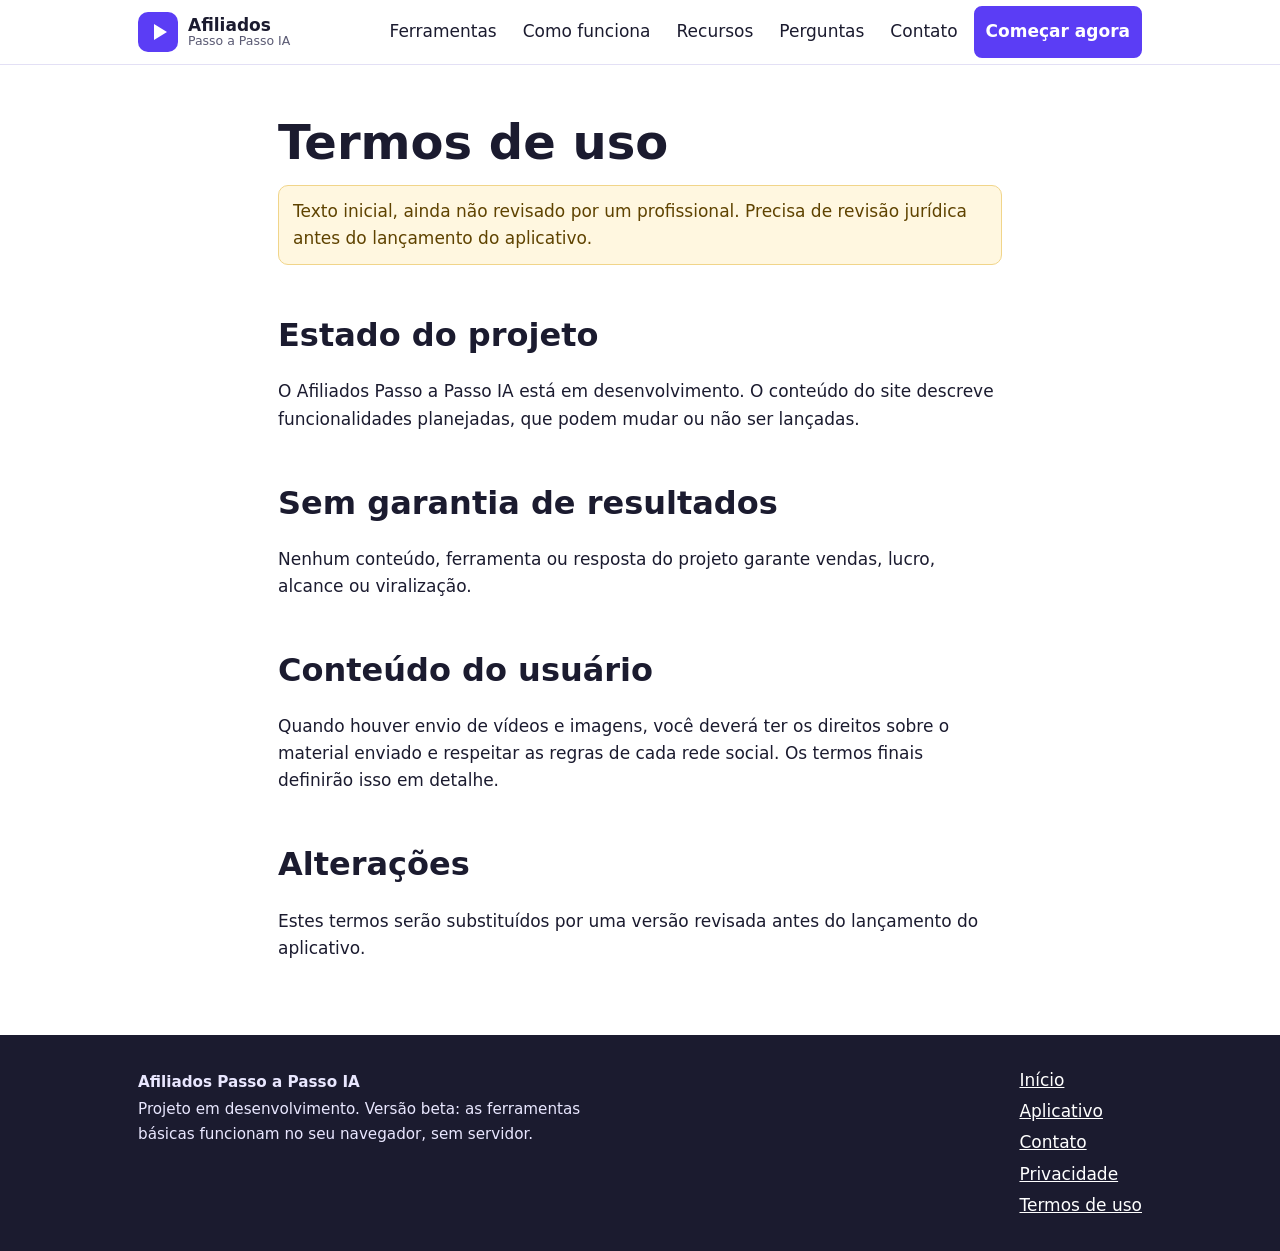
<file: termos.html>
<!doctype html>
<html lang="pt-BR">
<head>
<meta charset="utf-8">
<meta name="viewport" content="width=device-width, initial-scale=1">
<title>Termos de uso — Afiliados Passo a Passo IA</title>
<meta name="description" content="Texto inicial dos termos de uso. Requer revisão.">
<meta name="theme-color" content="#5B3DF5">
<meta property="og:title" content="Termos de uso — Afiliados Passo a Passo IA">
<meta property="og:description" content="Texto inicial dos termos de uso. Requer revisão.">
<meta property="og:type" content="website">
<link rel="icon" href="favicon.svg" type="image/svg+xml">
<!-- PIXEL_FACEBOOK_AQUI
     Espaço reservado para o Pixel do Facebook (Meta Pixel). Está desativado de propósito.
     Para ativar: cole o código do seu Pixel aqui. ANTES, atualize a página de privacidade
     e peça consentimento do visitante (LGPD). Veja o README.
-->
<link rel="stylesheet" href="styles.css">
</head>
<body>
<a class="skip" href="#conteudo">Pular para o conteúdo</a>
<header class="site"><div class="wrap bar">
<a class="brand" href="index.html" aria-label="Afiliados Passo a Passo IA — página inicial"><img src="logo-mark.svg" alt="" width="40" height="40"><span>Afiliados<small>Passo a Passo IA</small></span></a>
<button class="menu-btn" aria-expanded="false" aria-controls="menu">Menu</button>
<nav id="menu" aria-label="Principal">
<a href="index.html#ferramentas">Ferramentas</a>
<a href="index.html#como-funciona">Como funciona</a>
<a href="index.html#recursos">Recursos</a>
<a href="index.html#faq">Perguntas</a>
<a href="contato.html">Contato</a>
<a class="btn" href="app.html">Começar agora</a>
</nav></div></header>
<main id="conteudo">

<section class="page"><div class="wrap">
<h1>Termos de uso</h1>
<p class="draft">Texto inicial, ainda não revisado por um profissional. Precisa de revisão jurídica antes do lançamento do aplicativo.</p>
<h2>Estado do projeto</h2>
<p>O Afiliados Passo a Passo IA está em desenvolvimento. O conteúdo do site descreve funcionalidades planejadas, que podem mudar ou não ser lançadas.</p>
<h2>Sem garantia de resultados</h2>
<p>Nenhum conteúdo, ferramenta ou resposta do projeto garante vendas, lucro, alcance ou viralização.</p>
<h2>Conteúdo do usuário</h2>
<p>Quando houver envio de vídeos e imagens, você deverá ter os direitos sobre o material enviado e respeitar as regras de cada rede social. Os termos finais definirão isso em detalhe.</p>
<h2>Alterações</h2>
<p>Estes termos serão substituídos por uma versão revisada antes do lançamento do aplicativo.</p>
</div></section>
</main>
<footer class="site"><div class="wrap">
<div><p><strong>Afiliados Passo a Passo IA</strong></p>
<p>Projeto em desenvolvimento. Versão beta: as ferramentas básicas funcionam no seu navegador, sem servidor.</p></div>
<ul aria-label="Links do rodapé">
<li><a href="index.html">Início</a></li>
<li><a href="app.html">Aplicativo</a></li>
<li><a href="contato.html">Contato</a></li>
<li><a href="privacidade.html">Privacidade</a></li>
<li><a href="termos.html">Termos de uso</a></li>
</ul></div></footer>
<script src="config.js"></script>
<script src="main.js"></script>
</body></html>
</file>
<file: styles.css>
:root{
  --brand:#5B3DF5;--brand-dark:#4529cc;--ink:#1b1b2f;--muted:#5a5a73;
  --bg:#ffffff;--soft:#f4f2ff;--line:#e3e0f5;--ok:#0a7a4b;--warn:#a15c00;--err:#b3261e;
  --radius:14px;--font:system-ui,-apple-system,"Segoe UI",Roboto,Arial,sans-serif;
}
*{box-sizing:border-box}
html{scroll-behavior:smooth}
body{margin:0;font-family:var(--font);color:var(--ink);background:var(--bg);line-height:1.6;font-size:17px}
img{max-width:100%;height:auto}
a{color:var(--brand)}
.wrap{max-width:1040px;margin:0 auto;padding:0 18px}
.skip{position:absolute;left:-999px;top:0;background:#000;color:#fff;padding:8px 12px;z-index:100}
.skip:focus{left:8px;top:8px}
h1{font-size:clamp(1.9rem,6vw,3rem);line-height:1.15;margin:.3em 0}
h2{font-size:clamp(1.4rem,4.5vw,2rem);margin:0 0 .4em}
h3{font-size:1.15rem;margin:.2em 0}
section{padding:44px 0}
section:nth-of-type(even){background:var(--soft)}
.lead{font-size:1.1rem;color:var(--muted);max-width:60ch}

/* header */
header.site{position:sticky;top:0;background:#fff;border-bottom:1px solid var(--line);z-index:50}
.bar{display:flex;align-items:center;justify-content:space-between;gap:12px;min-height:64px;flex-wrap:wrap}
.brand{display:flex;align-items:center;gap:10px;text-decoration:none;color:var(--ink);font-weight:700;line-height:1.1}
.brand small{display:block;font-weight:500;color:var(--muted);font-size:.78rem}
.menu-btn{display:none;min-height:44px;padding:0 16px;border:1px solid var(--line);background:#fff;border-radius:10px;font:inherit;font-weight:600}
nav#menu{display:flex;align-items:center;gap:6px;flex-wrap:wrap}
nav#menu a{padding:10px 10px;text-decoration:none;color:var(--ink);border-radius:8px}
nav#menu a:hover,nav#menu a[aria-current="page"]{background:var(--soft)}
nav#menu a.btn{color:#fff}
@media(max-width:760px){
  .menu-btn{display:block}
  nav#menu{display:none;width:100%;flex-direction:column;align-items:stretch;padding-bottom:12px}
  nav#menu.open{display:flex}
  nav#menu a{padding:14px 12px}
}

/* buttons */
.btn{display:inline-flex;align-items:center;justify-content:center;min-height:48px;padding:0 22px;background:var(--brand);color:#fff;border:2px solid var(--brand);border-radius:12px;font:inherit;font-weight:700;text-decoration:none;cursor:pointer}
.btn:hover{background:var(--brand-dark);border-color:var(--brand-dark)}
.btn.ghost{background:transparent;color:var(--brand)}
.btn.ghost:hover{background:var(--soft)}
.btn[hidden]{display:none}
.row{display:flex;gap:12px;flex-wrap:wrap;margin-top:18px}

/* notices */
.notice,.draft{background:#fff7e0;border:1px solid #f1d58a;color:#5f4300;padding:12px 14px;border-radius:10px}
.draft{margin:0 0 20px}

/* hero */
.hero{background:linear-gradient(180deg,var(--soft),#fff)}
.hero .wrap{display:grid;grid-template-columns:1.2fr .8fr;gap:28px;align-items:center}
@media(max-width:820px){.hero .wrap{grid-template-columns:1fr}}
figure{margin:0}
figcaption{font-size:.85rem;color:var(--muted);margin-top:8px;text-align:center}
.phone{width:min(260px,100%);margin:0 auto;border:8px solid var(--ink);border-radius:32px;background:#fff;padding:14px}
.screen{display:grid;gap:10px}
.step-row{display:flex;gap:10px;align-items:center;background:var(--soft);border-radius:12px;padding:10px}
.step-row b{display:grid;place-items:center;width:30px;height:30px;border-radius:50%;background:var(--brand);color:#fff;flex:none}
.step-row span{font-weight:600;font-size:.95rem}
.step-row small{display:block;font-weight:400;color:var(--muted)}
.chips{display:flex;gap:8px;justify-content:center}
.chips i{font-style:normal;border:1px solid var(--brand);color:var(--brand);border-radius:999px;padding:2px 12px;font-size:.85rem}

/* cards */
.tools{display:grid;grid-template-columns:1fr 1fr;gap:18px;margin-top:20px}
@media(max-width:820px){.tools{grid-template-columns:1fr}}
.card{background:#fff;border:1px solid var(--line);border-radius:var(--radius);padding:20px}
.tag{display:inline-block;background:var(--soft);color:var(--brand-dark);font-size:.8rem;font-weight:700;padding:3px 10px;border-radius:999px}
.card ul{padding-left:20px}

/* steps */
.steps{list-style:none;counter-reset:s;padding:0;display:grid;gap:14px;margin-top:20px}
.steps li{counter-increment:s;display:flex;gap:14px;background:#fff;border:1px solid var(--line);border-radius:var(--radius);padding:16px}
.steps li::before{content:counter(s);display:grid;place-items:center;flex:none;width:36px;height:36px;border-radius:50%;background:var(--brand);color:#fff;font-weight:700}
.steps p{margin:.2em 0 0;color:var(--muted)}

/* features */
.feat{display:grid;grid-template-columns:1fr 1fr;gap:16px;margin-top:20px}
@media(max-width:820px){.feat{grid-template-columns:1fr}}
.feat>div{background:#fff;border:1px solid var(--line);border-radius:var(--radius);padding:18px}
.feat p{margin:.2em 0 0;color:var(--muted)}

/* faq */
details{background:#fff;border:1px solid var(--line);border-radius:12px;padding:4px 16px;margin:10px 0}
summary{cursor:pointer;padding:12px 0;font-weight:600}
details p{margin:0 0 14px;color:var(--muted)}

/* cta / waitlist */
.cta{background:var(--brand);color:#fff;border-radius:20px;padding:30px 22px;text-align:center}
.cta p{max-width:52ch;margin:.4em auto}
.cta .btn{background:#fff;color:var(--brand);border-color:#fff}
.cta .btn.ghost{background:transparent;color:#fff}
.cta small{display:block;margin-top:14px;opacity:.9}
.perks{list-style:none;padding:0;margin:14px auto;max-width:46ch;text-align:left}
.perks li{padding:4px 0 4px 26px;position:relative}
.perks li::before{content:"✓";position:absolute;left:0;font-weight:700}

/* internal pages */
.page{padding:36px 0 56px;background:#fff!important}
.page .wrap{max-width:760px}
.page h2{margin-top:1.4em}

/* form */
form{display:grid;gap:16px;max-width:560px}
label{display:block;font-weight:600;margin-bottom:6px}
input,select,textarea{width:100%;min-height:48px;padding:10px 12px;font:inherit;border:1.5px solid #b9b5d6;border-radius:10px;background:#fff;color:var(--ink)}
textarea{min-height:140px;resize:vertical}
input:focus,select:focus,textarea:focus,.btn:focus,a:focus,button:focus,summary:focus{outline:3px solid #ffbf47;outline-offset:2px}
.err-msg{color:var(--err);font-size:.9rem;margin:6px 0 0;min-height:0}
.invalid{border-color:var(--err)}
.hp{position:absolute;left:-9999px;height:0;overflow:hidden}
.form-status{font-weight:600}
.form-status.ok{color:var(--ok)}
.form-status.warn{color:var(--warn)}

/* footer */
footer.site{background:var(--ink);color:#e9e7ff;padding:32px 0;margin-top:0}
footer.site .wrap{display:flex;gap:24px;justify-content:space-between;flex-wrap:wrap}
footer.site a{color:#fff}
footer.site ul{list-style:none;margin:0;padding:0;display:grid;gap:4px}
footer.site p{margin:.2em 0;max-width:46ch;font-size:.95rem}
@media(prefers-reduced-motion:reduce){html{scroll-behavior:auto}}
</file>
<file: app.css>
/* Estilos do aplicativo (app.html). Usa os mesmos tokens do styles.css. */
[hidden]{display:none!important}
body.app{background:var(--soft)}
.app main{padding:20px 0 40px}
.app h1{font-size:clamp(1.5rem,5.5vw,2.2rem);margin:.2em 0}
.app .lead{font-size:1rem;margin:.2em 0 1em}

/* barra de abas fixa embaixo (polegar) */
.tab-nav{position:fixed;left:0;right:0;bottom:0;z-index:60;background:#fff;border-top:1px solid var(--line);display:grid;grid-template-columns:repeat(4,1fr);padding-bottom:env(safe-area-inset-bottom)}
.tab-nav button{min-height:64px;border:0;background:none;font:inherit;font-size:.78rem;font-weight:700;color:var(--muted);display:flex;flex-direction:column;align-items:center;justify-content:center;gap:2px;cursor:pointer}
.tab-nav button .ico{font-size:1.4rem;line-height:1}
.tab-nav button[aria-selected="true"]{color:var(--brand);background:var(--soft);box-shadow:inset 0 3px 0 var(--brand)}
.app footer.site{padding-bottom:calc(96px + env(safe-area-inset-bottom))}

.panel{max-width:760px;margin:0 auto}
.box{background:#fff;border:1px solid var(--line);border-radius:var(--radius);padding:16px;margin-bottom:14px}
.box h2,.box h3{margin:0 0 .5em}
.box h2{font-size:1.15rem}
.note{color:var(--muted);font-size:.92rem;margin:.4em 0 0}

fieldset{border:0;padding:0;margin:0 0 14px;min-width:0}
legend{font-weight:700;padding:0;margin-bottom:8px}

/* chips de escolha (radio) */
.chips-row{display:flex;flex-wrap:wrap;gap:8px}
.chip{position:relative;display:block;margin:0}
.chip input{position:absolute;opacity:0;width:1px;height:1px;min-height:0;padding:0;border:0}
.chip span{display:flex;align-items:center;justify-content:center;min-height:52px;padding:0 18px;border:2px solid var(--line);border-radius:12px;background:#fff;font-weight:700;cursor:pointer;text-align:center}
.chip input:checked+span{background:var(--brand);border-color:var(--brand);color:#fff}
.chip input:focus-visible+span{outline:3px solid #ffbf47;outline-offset:2px}

/* upload */
.file-input{position:absolute;opacity:0;width:1px;height:1px;min-height:0;padding:0;border:0}
.file-input:focus-visible+label{outline:3px solid #ffbf47;outline-offset:2px}
.btn.full{width:100%}
.btn.big{min-height:56px;font-size:1.05rem}
.btn[disabled]{opacity:.5;cursor:not-allowed}
.btn.danger{background:#fff;color:var(--err);border-color:var(--err)}
.btn.small{min-height:44px;padding:0 14px;font-size:.92rem}
.btns{display:flex;flex-wrap:wrap;gap:10px;margin-top:12px}
.btns .btn{flex:1 1 150px}

input[type=range]{min-height:36px;padding:0;border:0;background:none;accent-color:var(--brand)}
.slider{margin-bottom:10px}
.slider label{display:flex;justify-content:space-between;font-weight:600;margin-bottom:2px}

/* prévia */
.stage{background:#000;border-radius:12px;overflow:hidden}
.stage canvas{display:block;width:100%;height:auto;max-height:68vh;object-fit:contain;background:#000}
.hidden-video{position:absolute;width:1px;height:1px;opacity:0;pointer-events:none}
progress{width:100%;height:14px;accent-color:var(--brand)}

.status{margin:10px 0 0;font-weight:600;line-height:1.4}
.status.ok{color:var(--ok)}
.status.warn{color:var(--warn)}
.status.err{color:var(--err)}

.result video{width:100%;max-height:68vh;border-radius:12px;background:#000}

/* roteiro */
.script-sec h3{font-size:1.05rem}
.tempo{margin:0 0 .3em;font-size:.82rem;font-weight:700;color:var(--brand-dark)}
.pre{white-space:pre-line;margin:0}
.check li{margin:.25em 0}

/* histórico */
.item{border:1px solid var(--line);border-radius:12px;padding:12px;margin:10px 0;background:#fff}
.item .meta{font-size:.85rem;color:var(--muted);margin:.2em 0 .5em}
.item details{border:0;padding:0;margin:0;background:none}
.item summary{padding:6px 0}
.item video{width:100%;max-height:60vh;border-radius:10px;background:#000;margin-top:8px}
.empty{color:var(--muted);margin:.4em 0}
.tag-pend{display:inline-block;background:#fff7e0;border:1px solid #f1d58a;color:#5f4300;font-size:.78rem;font-weight:700;padding:2px 8px;border-radius:999px}

textarea.tall{min-height:110px}
@media(min-width:760px){
  .tab-nav{left:50%;right:auto;transform:translateX(-50%);width:min(560px,100%);border:1px solid var(--line);border-bottom:0;border-radius:16px 16px 0 0}
}
</file>
